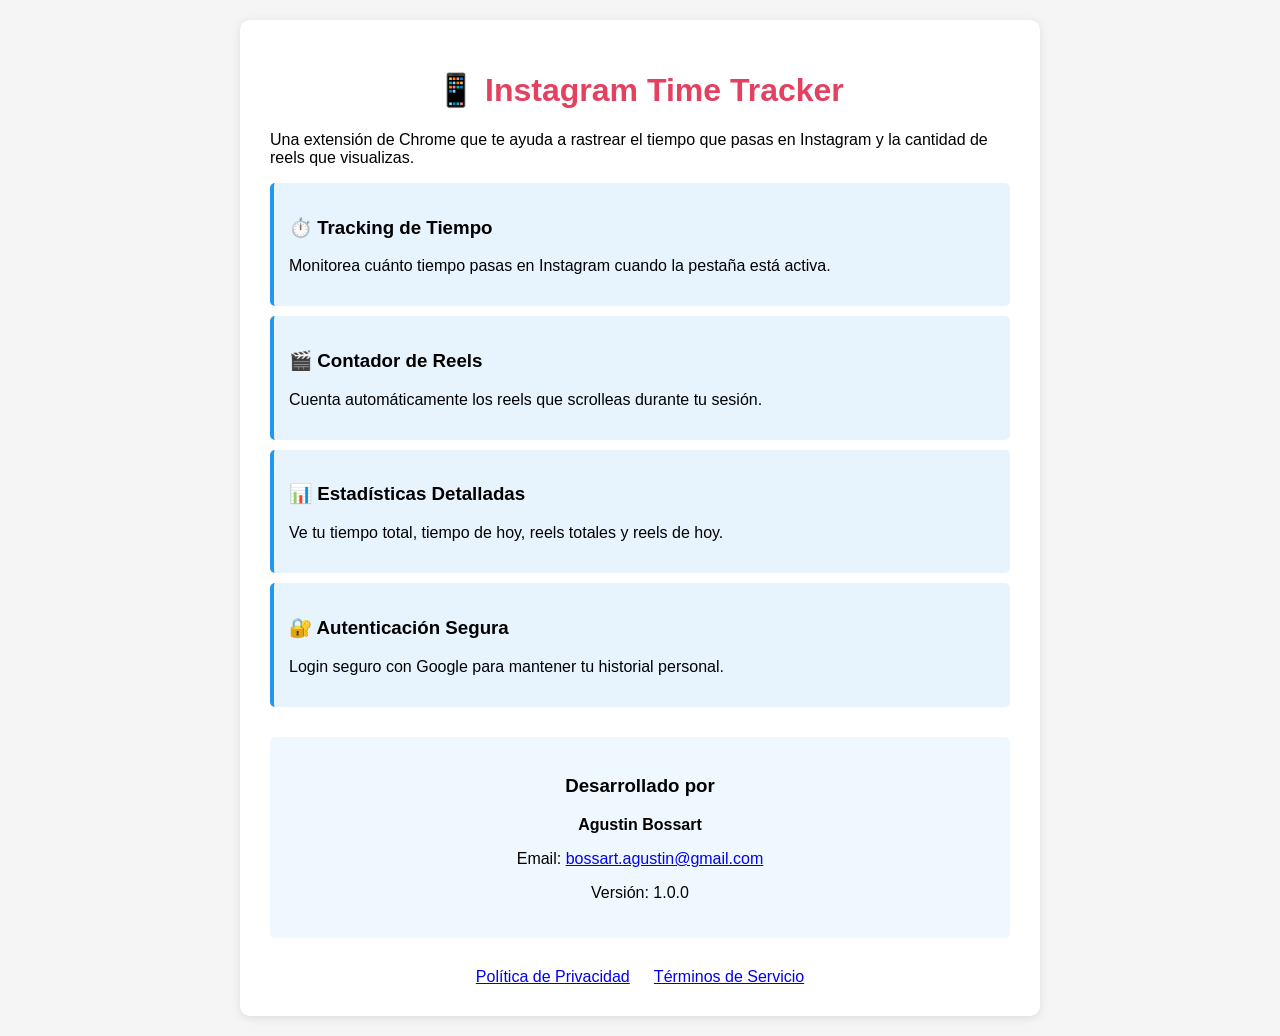
<file: web-pages/index.html>
<!DOCTYPE html>
<html lang="es">
<head>
    <meta charset="UTF-8">
    <meta name="viewport" content="width=device-width, initial-scale=1.0">
    <title>Instagram Time Tracker</title>
    <style>
        body {
            font-family: Arial, sans-serif;
            max-width: 800px;
            margin: 0 auto;
            padding: 20px;
            background: #f5f5f5;
        }
        .container {
            background: white;
            padding: 30px;
            border-radius: 10px;
            box-shadow: 0 2px 10px rgba(0,0,0,0.1);
        }
        h1 {
            color: #E4405F;
            text-align: center;
        }
        .feature {
            background: #e8f4fd;
            padding: 15px;
            margin: 10px 0;
            border-radius: 5px;
            border-left: 4px solid #2196F3;
        }
        .contact {
            background: #f0f8ff;
            padding: 20px;
            border-radius: 5px;
            text-align: center;
            margin-top: 30px;
        }
    </style>
</head>
<body>
    <div class="container">
        <h1>📱 Instagram Time Tracker</h1>
        
        <p>Una extensión de Chrome que te ayuda a rastrear el tiempo que pasas en Instagram y la cantidad de reels que visualizas.</p>
        
        <div class="feature">
            <h3>⏱️ Tracking de Tiempo</h3>
            <p>Monitorea cuánto tiempo pasas en Instagram cuando la pestaña está activa.</p>
        </div>
        
        <div class="feature">
            <h3>🎬 Contador de Reels</h3>
            <p>Cuenta automáticamente los reels que scrolleas durante tu sesión.</p>
        </div>
        
        <div class="feature">
            <h3>📊 Estadísticas Detalladas</h3>
            <p>Ve tu tiempo total, tiempo de hoy, reels totales y reels de hoy.</p>
        </div>
        
        <div class="feature">
            <h3>🔐 Autenticación Segura</h3>
            <p>Login seguro con Google para mantener tu historial personal.</p>
        </div>
        
        <div class="contact">
            <h3>Desarrollado por</h3>
            <p><strong>Agustin Bossart</strong></p>
            <p>Email: <a href="mailto:bossart.agustin@gmail.com">bossart.agustin@gmail.com</a></p>
            <p>Versión: 1.0.0</p>
        </div>
        
        <div style="text-align: center; margin-top: 30px;">
            <a href="privacy.html" style="margin-right: 20px;">Política de Privacidad</a>
            <a href="terms.html">Términos de Servicio</a>
        </div>
    </div>
</body>
</html>
</file>
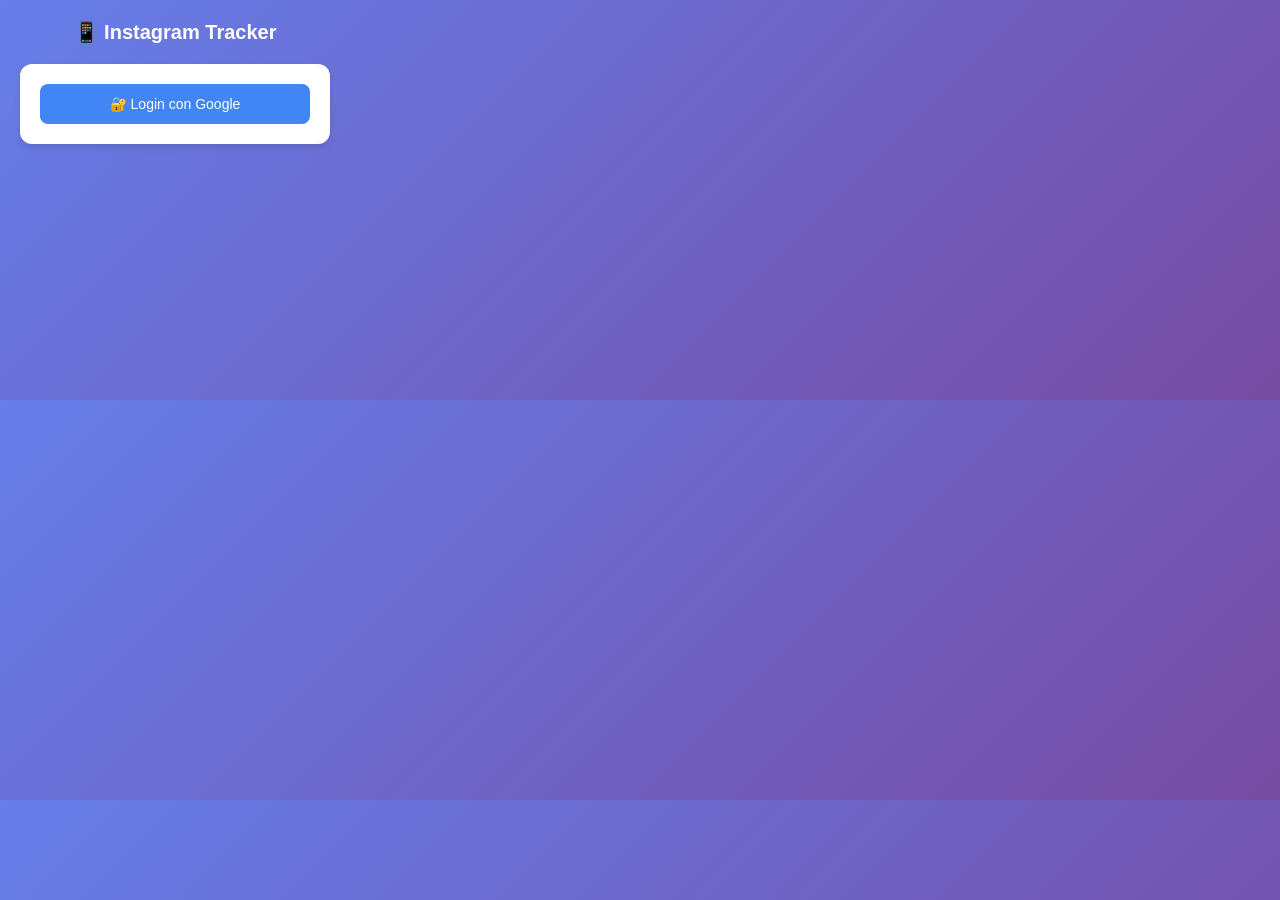
<file: popup.html>
<!DOCTYPE html>
<html lang="es">
<head>
    <meta charset="UTF-8">
    <meta name="viewport" content="width=device-width, initial-scale=1.0">
    <title>Instagram Time Tracker</title>
    <link rel="stylesheet" href="popup.css">
</head>
<body>
    <div class="container">
        <header>
            <h1>📱 Instagram Tracker</h1>
        </header>
        
        <div id="login-section" class="section">
            <button id="login-btn" class="btn btn-primary">
                🔐 Login con Google
            </button>
        </div>
        
        <div id="stats-section" class="section hidden">
            <div class="user-info">
                <span id="user-email"></span>
                <button id="logout-btn" class="btn btn-secondary">Logout</button>
            </div>
            
            <div class="stats-grid">
                <div class="stat-card">
                    <div class="stat-icon">⏱️</div>
                    <div class="stat-content">
                        <div class="stat-label">Tiempo Total</div>
                        <div id="total-time" class="stat-value">0h 0m</div>
                    </div>
                </div>
                
                <div class="stat-card">
                    <div class="stat-icon">📅</div>
                    <div class="stat-content">
                        <div class="stat-label">Tiempo Hoy</div>
                        <div id="today-time" class="stat-value">0h 0m</div>
                    </div>
                </div>
                
                <div class="stat-card">
                    <div class="stat-icon">🎬</div>
                    <div class="stat-content">
                        <div class="stat-label">Reels Total</div>
                        <div id="total-reels" class="stat-value">0</div>
                    </div>
                </div>
                
                <div class="stat-card">
                    <div class="stat-icon">📊</div>
                    <div class="stat-content">
                        <div class="stat-label">Reels Hoy</div>
                        <div id="today-reels" class="stat-value">0</div>
                    </div>
                </div>
            </div>
            
            <div class="current-session">
                <div class="session-label">Sesión Actual:</div>
                <div id="current-session-time" class="session-time">0m 0s</div>
            </div>
            
            <div class="actions-section">
                <button id="reset-btn" class="btn btn-reset">🗑️ Reset Stats</button>
            </div>
        </div>
        
        <div id="loading" class="loading hidden">
            <div class="spinner"></div>
            <div>Cargando...</div>
        </div>
    </div>
    
    <script src="firebase/firebase-app.js"></script>
    <script src="firebase-config.js"></script>
    <script src="popup.js"></script>
</body>
</html>
</file>
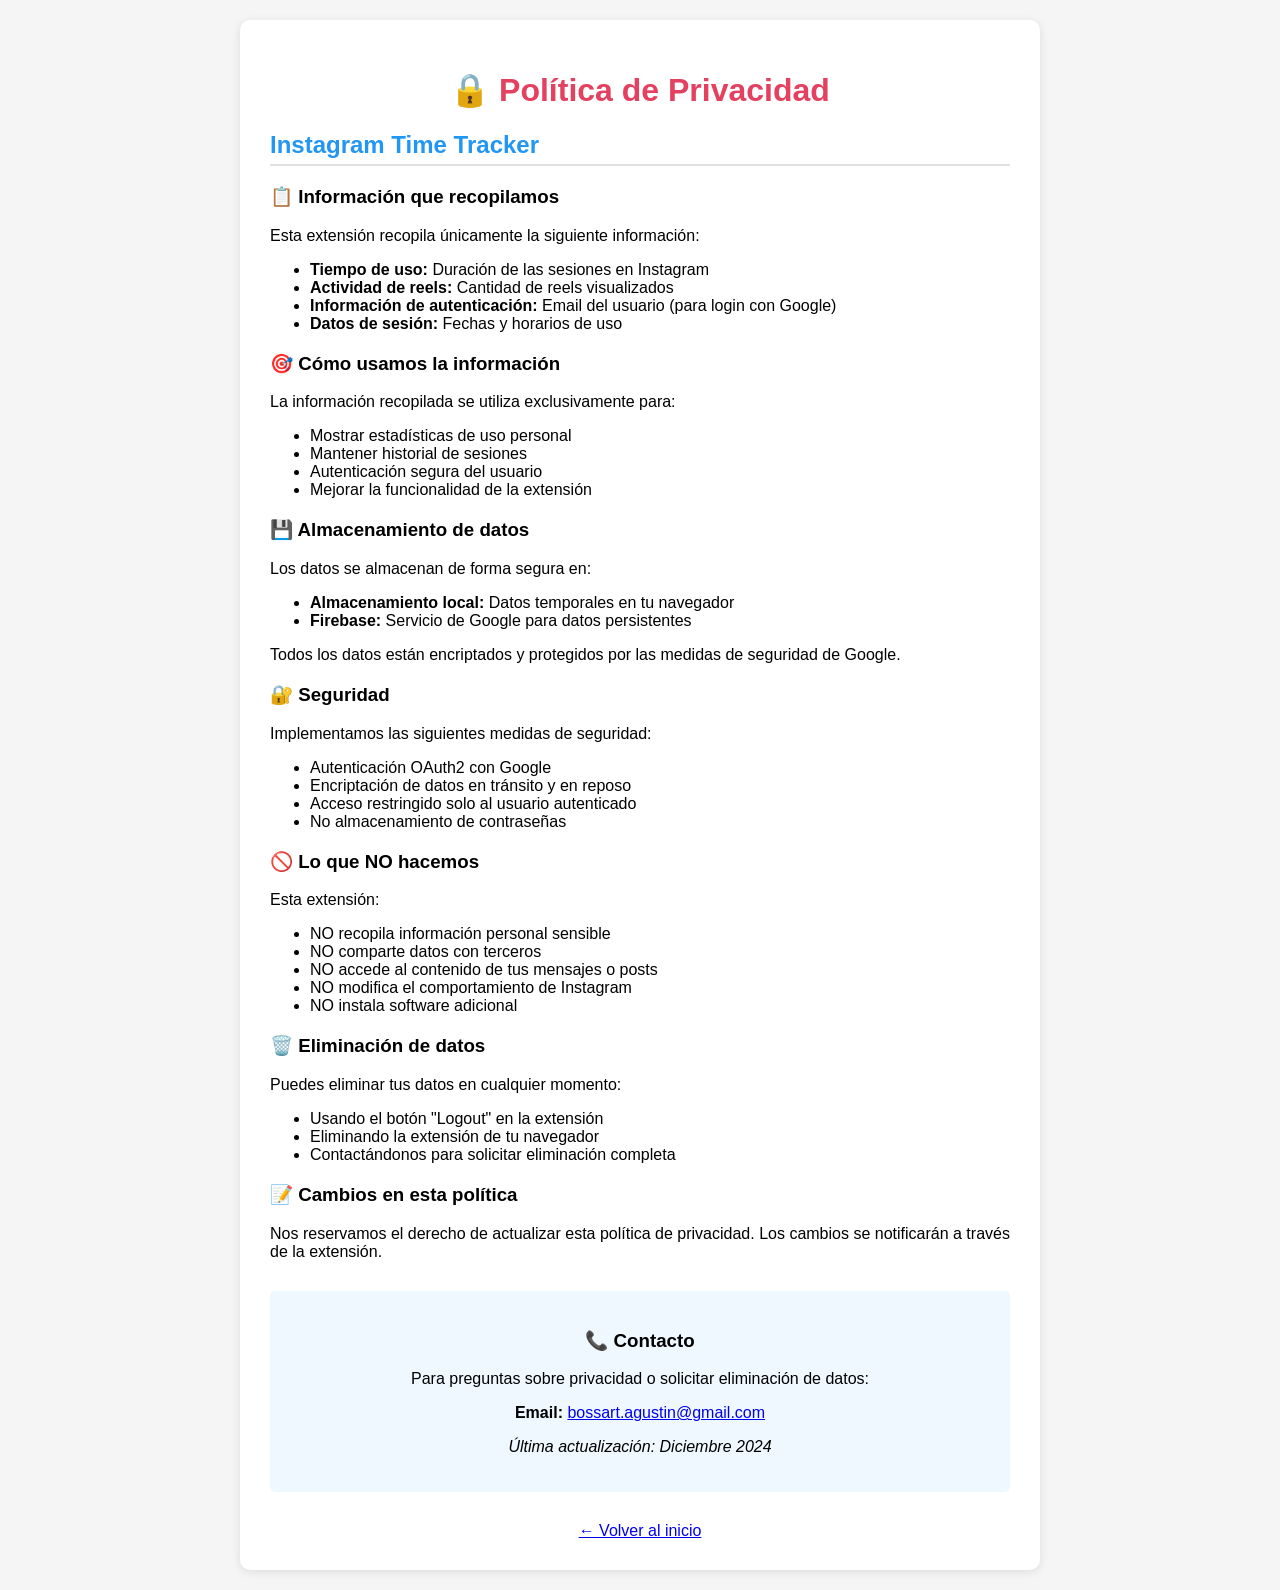
<file: web-pages/privacy.html>
<!DOCTYPE html>
<html lang="es">
<head>
    <meta charset="UTF-8">
    <meta name="viewport" content="width=device-width, initial-scale=1.0">
    <title>Política de Privacidad - Instagram Time Tracker</title>
    <style>
        body {
            font-family: Arial, sans-serif;
            max-width: 800px;
            margin: 0 auto;
            padding: 20px;
            background: #f5f5f5;
        }
        .container {
            background: white;
            padding: 30px;
            border-radius: 10px;
            box-shadow: 0 2px 10px rgba(0,0,0,0.1);
        }
        h1 {
            color: #E4405F;
            text-align: center;
        }
        h2 {
            color: #2196F3;
            border-bottom: 2px solid #e0e0e0;
            padding-bottom: 5px;
        }
        .section {
            margin: 20px 0;
        }
        .contact {
            background: #f0f8ff;
            padding: 20px;
            border-radius: 5px;
            text-align: center;
            margin-top: 30px;
        }
    </style>
</head>
<body>
    <div class="container">
        <h1>🔒 Política de Privacidad</h1>
        <h2>Instagram Time Tracker</h2>
        
        <div class="section">
            <h3>📋 Información que recopilamos</h3>
            <p>Esta extensión recopila únicamente la siguiente información:</p>
            <ul>
                <li><strong>Tiempo de uso:</strong> Duración de las sesiones en Instagram</li>
                <li><strong>Actividad de reels:</strong> Cantidad de reels visualizados</li>
                <li><strong>Información de autenticación:</strong> Email del usuario (para login con Google)</li>
                <li><strong>Datos de sesión:</strong> Fechas y horarios de uso</li>
            </ul>
        </div>
        
        <div class="section">
            <h3>🎯 Cómo usamos la información</h3>
            <p>La información recopilada se utiliza exclusivamente para:</p>
            <ul>
                <li>Mostrar estadísticas de uso personal</li>
                <li>Mantener historial de sesiones</li>
                <li>Autenticación segura del usuario</li>
                <li>Mejorar la funcionalidad de la extensión</li>
            </ul>
        </div>
        
        <div class="section">
            <h3>💾 Almacenamiento de datos</h3>
            <p>Los datos se almacenan de forma segura en:</p>
            <ul>
                <li><strong>Almacenamiento local:</strong> Datos temporales en tu navegador</li>
                <li><strong>Firebase:</strong> Servicio de Google para datos persistentes</li>
            </ul>
            <p>Todos los datos están encriptados y protegidos por las medidas de seguridad de Google.</p>
        </div>
        
        <div class="section">
            <h3>🔐 Seguridad</h3>
            <p>Implementamos las siguientes medidas de seguridad:</p>
            <ul>
                <li>Autenticación OAuth2 con Google</li>
                <li>Encriptación de datos en tránsito y en reposo</li>
                <li>Acceso restringido solo al usuario autenticado</li>
                <li>No almacenamiento de contraseñas</li>
            </ul>
        </div>
        
        <div class="section">
            <h3>🚫 Lo que NO hacemos</h3>
            <p>Esta extensión:</p>
            <ul>
                <li>NO recopila información personal sensible</li>
                <li>NO comparte datos con terceros</li>
                <li>NO accede al contenido de tus mensajes o posts</li>
                <li>NO modifica el comportamiento de Instagram</li>
                <li>NO instala software adicional</li>
            </ul>
        </div>
        
        <div class="section">
            <h3>🗑️ Eliminación de datos</h3>
            <p>Puedes eliminar tus datos en cualquier momento:</p>
            <ul>
                <li>Usando el botón "Logout" en la extensión</li>
                <li>Eliminando la extensión de tu navegador</li>
                <li>Contactándonos para solicitar eliminación completa</li>
            </ul>
        </div>
        
        <div class="section">
            <h3>📝 Cambios en esta política</h3>
            <p>Nos reservamos el derecho de actualizar esta política de privacidad. Los cambios se notificarán a través de la extensión.</p>
        </div>
        
        <div class="contact">
            <h3>📞 Contacto</h3>
            <p>Para preguntas sobre privacidad o solicitar eliminación de datos:</p>
            <p><strong>Email:</strong> <a href="mailto:bossart.agustin@gmail.com">bossart.agustin@gmail.com</a></p>
            <p><em>Última actualización: Diciembre 2024</em></p>
        </div>
        
        <div style="text-align: center; margin-top: 30px;">
            <a href="index.html">← Volver al inicio</a>
        </div>
    </div>
</body>
</html>
</file>
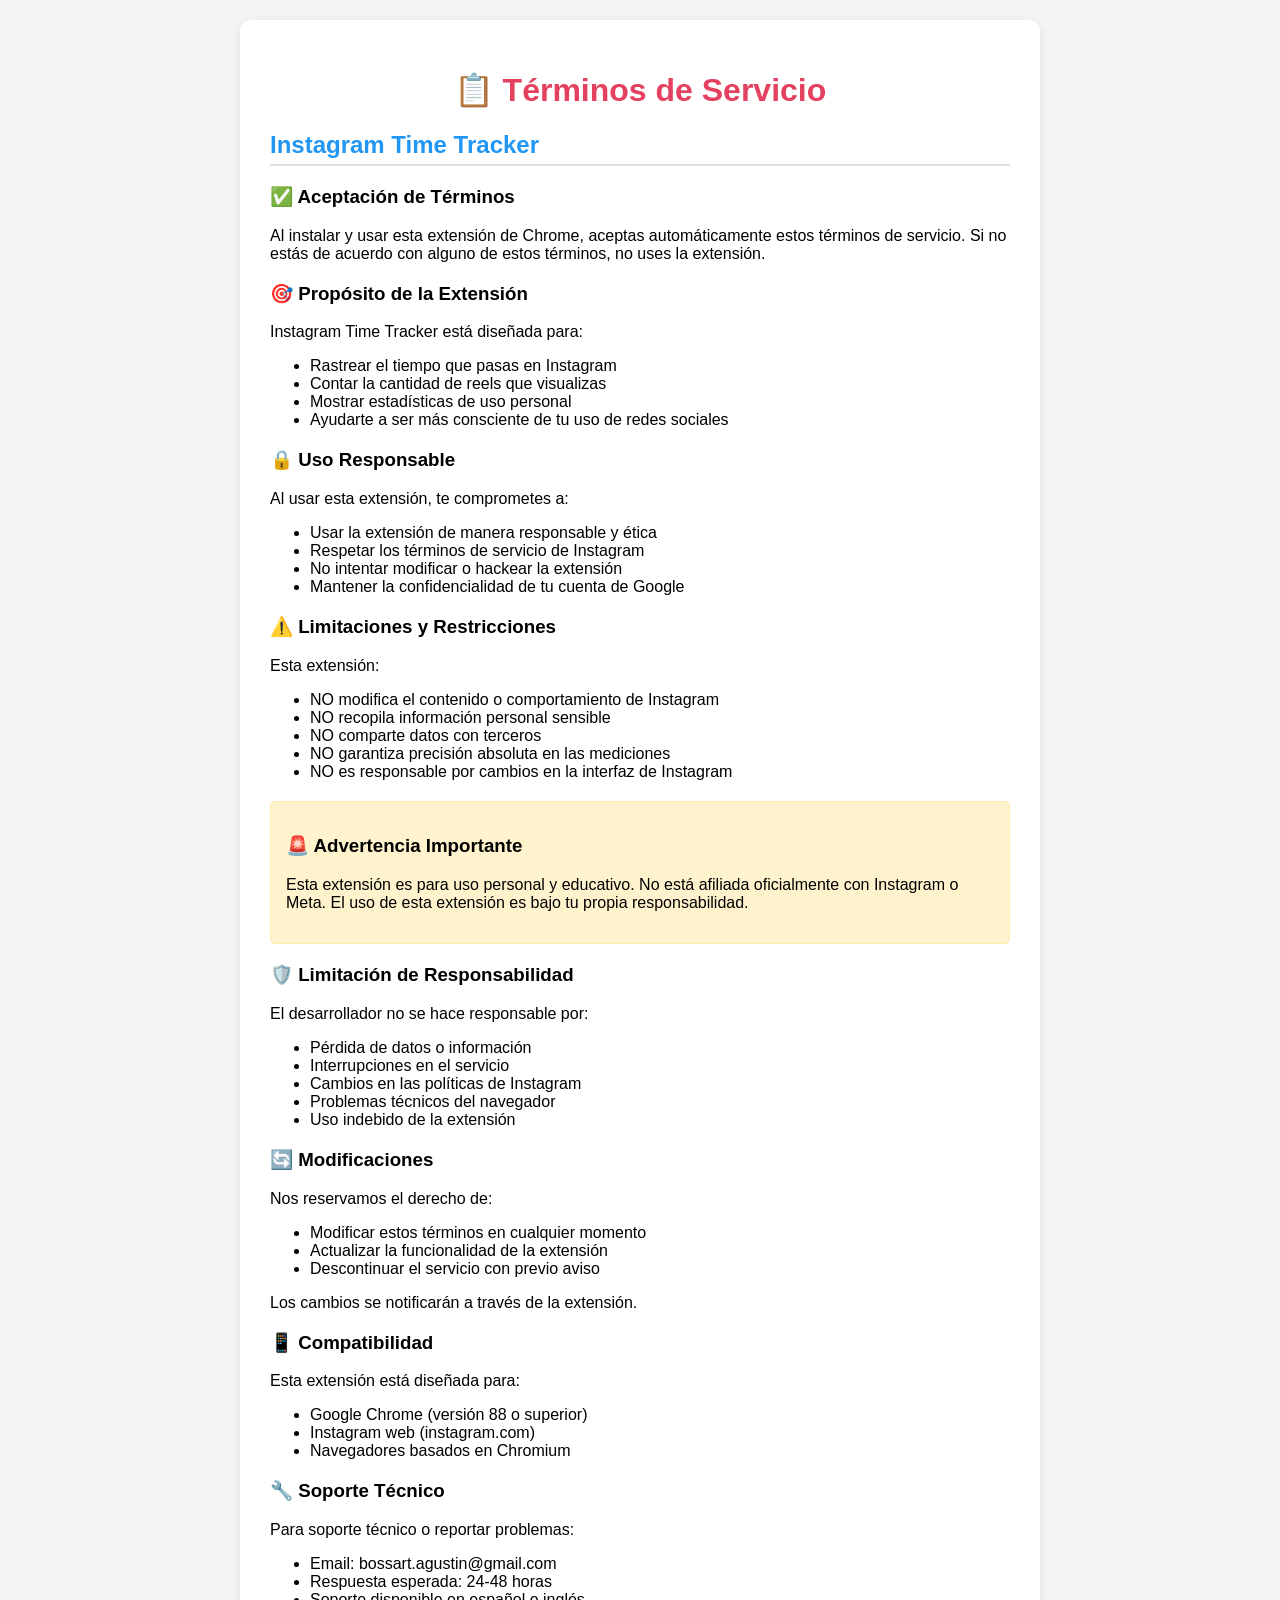
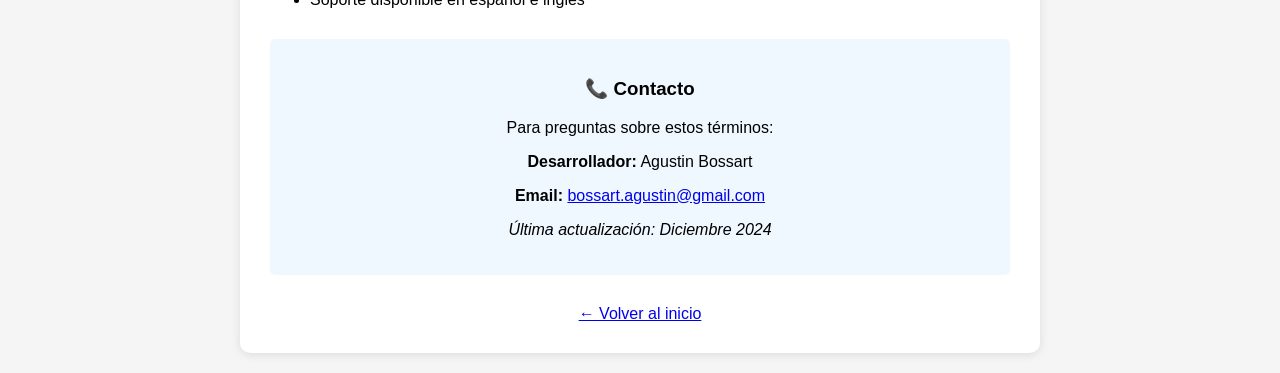
<file: web-pages/terms.html>
<!DOCTYPE html>
<html lang="es">
<head>
    <meta charset="UTF-8">
    <meta name="viewport" content="width=device-width, initial-scale=1.0">
    <title>Términos de Servicio - Instagram Time Tracker</title>
    <style>
        body {
            font-family: Arial, sans-serif;
            max-width: 800px;
            margin: 0 auto;
            padding: 20px;
            background: #f5f5f5;
        }
        .container {
            background: white;
            padding: 30px;
            border-radius: 10px;
            box-shadow: 0 2px 10px rgba(0,0,0,0.1);
        }
        h1 {
            color: #E4405F;
            text-align: center;
        }
        h2 {
            color: #2196F3;
            border-bottom: 2px solid #e0e0e0;
            padding-bottom: 5px;
        }
        .section {
            margin: 20px 0;
        }
        .contact {
            background: #f0f8ff;
            padding: 20px;
            border-radius: 5px;
            text-align: center;
            margin-top: 30px;
        }
        .warning {
            background: #fff3cd;
            border: 1px solid #ffeaa7;
            padding: 15px;
            border-radius: 5px;
            margin: 15px 0;
        }
    </style>
</head>
<body>
    <div class="container">
        <h1>📋 Términos de Servicio</h1>
        <h2>Instagram Time Tracker</h2>
        
        <div class="section">
            <h3>✅ Aceptación de Términos</h3>
            <p>Al instalar y usar esta extensión de Chrome, aceptas automáticamente estos términos de servicio. Si no estás de acuerdo con alguno de estos términos, no uses la extensión.</p>
        </div>
        
        <div class="section">
            <h3>🎯 Propósito de la Extensión</h3>
            <p>Instagram Time Tracker está diseñada para:</p>
            <ul>
                <li>Rastrear el tiempo que pasas en Instagram</li>
                <li>Contar la cantidad de reels que visualizas</li>
                <li>Mostrar estadísticas de uso personal</li>
                <li>Ayudarte a ser más consciente de tu uso de redes sociales</li>
            </ul>
        </div>
        
        <div class="section">
            <h3>🔒 Uso Responsable</h3>
            <p>Al usar esta extensión, te comprometes a:</p>
            <ul>
                <li>Usar la extensión de manera responsable y ética</li>
                <li>Respetar los términos de servicio de Instagram</li>
                <li>No intentar modificar o hackear la extensión</li>
                <li>Mantener la confidencialidad de tu cuenta de Google</li>
            </ul>
        </div>
        
        <div class="section">
            <h3>⚠️ Limitaciones y Restricciones</h3>
            <p>Esta extensión:</p>
            <ul>
                <li>NO modifica el contenido o comportamiento de Instagram</li>
                <li>NO recopila información personal sensible</li>
                <li>NO comparte datos con terceros</li>
                <li>NO garantiza precisión absoluta en las mediciones</li>
                <li>NO es responsable por cambios en la interfaz de Instagram</li>
            </ul>
        </div>
        
        <div class="warning">
            <h3>🚨 Advertencia Importante</h3>
            <p>Esta extensión es para uso personal y educativo. No está afiliada oficialmente con Instagram o Meta. El uso de esta extensión es bajo tu propia responsabilidad.</p>
        </div>
        
        <div class="section">
            <h3>🛡️ Limitación de Responsabilidad</h3>
            <p>El desarrollador no se hace responsable por:</p>
            <ul>
                <li>Pérdida de datos o información</li>
                <li>Interrupciones en el servicio</li>
                <li>Cambios en las políticas de Instagram</li>
                <li>Problemas técnicos del navegador</li>
                <li>Uso indebido de la extensión</li>
            </ul>
        </div>
        
        <div class="section">
            <h3>🔄 Modificaciones</h3>
            <p>Nos reservamos el derecho de:</p>
            <ul>
                <li>Modificar estos términos en cualquier momento</li>
                <li>Actualizar la funcionalidad de la extensión</li>
                <li>Descontinuar el servicio con previo aviso</li>
            </ul>
            <p>Los cambios se notificarán a través de la extensión.</p>
        </div>
        
        <div class="section">
            <h3>📱 Compatibilidad</h3>
            <p>Esta extensión está diseñada para:</p>
            <ul>
                <li>Google Chrome (versión 88 o superior)</li>
                <li>Instagram web (instagram.com)</li>
                <li>Navegadores basados en Chromium</li>
            </ul>
        </div>
        
        <div class="section">
            <h3>🔧 Soporte Técnico</h3>
            <p>Para soporte técnico o reportar problemas:</p>
            <ul>
                <li>Email: bossart.agustin@gmail.com</li>
                <li>Respuesta esperada: 24-48 horas</li>
                <li>Soporte disponible en español e inglés</li>
            </ul>
        </div>
        
        <div class="contact">
            <h3>📞 Contacto</h3>
            <p>Para preguntas sobre estos términos:</p>
            <p><strong>Desarrollador:</strong> Agustin Bossart</p>
            <p><strong>Email:</strong> <a href="mailto:bossart.agustin@gmail.com">bossart.agustin@gmail.com</a></p>
            <p><em>Última actualización: Diciembre 2024</em></p>
        </div>
        
        <div style="text-align: center; margin-top: 30px;">
            <a href="index.html">← Volver al inicio</a>
        </div>
    </div>
</body>
</html>
</file>
<file: popup.css>
* {
    margin: 0;
    padding: 0;
    box-sizing: border-box;
}

body {
    width: 350px;
    min-height: 400px;
    font-family: -apple-system, BlinkMacSystemFont, 'Segoe UI', Roboto, sans-serif;
    background: linear-gradient(135deg, #667eea 0%, #764ba2 100%);
    color: #333;
}

.container {
    padding: 20px;
}

header {
    text-align: center;
    margin-bottom: 20px;
}

header h1 {
    color: white;
    font-size: 20px;
    font-weight: 600;
}

.section {
    background: white;
    border-radius: 12px;
    padding: 20px;
    box-shadow: 0 4px 6px rgba(0, 0, 0, 0.1);
    margin-bottom: 15px;
}

.hidden {
    display: none !important;
}

.btn {
    width: 100%;
    padding: 12px 16px;
    border: none;
    border-radius: 8px;
    font-size: 14px;
    font-weight: 500;
    cursor: pointer;
    transition: all 0.2s ease;
}

.btn-primary {
    background: #4285f4;
    color: white;
}

.btn-primary:hover {
    background: #3367d6;
    transform: translateY(-1px);
}

.btn-secondary {
    background: #f1f3f4;
    color: #5f6368;
    font-size: 12px;
    padding: 8px 12px;
    width: auto;
}

.btn-secondary:hover {
    background: #e8eaed;
}

.user-info {
    display: flex;
    justify-content: space-between;
    align-items: center;
    margin-bottom: 20px;
    padding-bottom: 15px;
    border-bottom: 1px solid #e8eaed;
}

#user-email {
    font-size: 14px;
    color: #5f6368;
    font-weight: 500;
}

.stats-grid {
    display: grid;
    grid-template-columns: 1fr 1fr;
    gap: 12px;
    margin-bottom: 20px;
}

.stat-card {
    background: #f8f9fa;
    border-radius: 8px;
    padding: 16px;
    display: flex;
    align-items: center;
    gap: 12px;
}

.stat-icon {
    font-size: 24px;
    width: 40px;
    height: 40px;
    display: flex;
    align-items: center;
    justify-content: center;
    background: white;
    border-radius: 8px;
    box-shadow: 0 2px 4px rgba(0, 0, 0, 0.1);
}

.stat-content {
    flex: 1;
}

.stat-label {
    font-size: 12px;
    color: #5f6368;
    margin-bottom: 4px;
}

.stat-value {
    font-size: 16px;
    font-weight: 600;
    color: #1a73e8;
}

.current-session {
    background: #e8f0fe;
    border-radius: 8px;
    padding: 16px;
    text-align: center;
}

.session-label {
    font-size: 12px;
    color: #5f6368;
    margin-bottom: 8px;
}

.session-time {
    font-size: 24px;
    font-weight: 700;
    color: #1a73e8;
}

.loading {
    text-align: center;
    color: white;
    padding: 40px 20px;
}

.spinner {
    width: 32px;
    height: 32px;
    border: 3px solid rgba(255, 255, 255, 0.3);
    border-top: 3px solid white;
    border-radius: 50%;
    animation: spin 1s linear infinite;
    margin: 0 auto 16px;
}

@keyframes spin {
    0% { transform: rotate(0deg); }
    100% { transform: rotate(360deg); }
}


.btn-reset {
    background: #dc3545;
    color: white;
    font-size: 12px;
    padding: 8px 12px;
    margin-top: 10px;
    margin-left: 10px;
}

.btn-reset:hover {
    background: #c82333;
}


.actions-section {
    text-align: center;
    margin-top: 15px;
}

/* Responsive adjustments */
@media (max-width: 400px) {
    body {
        width: 320px;
    }
    
    .stats-grid {
        grid-template-columns: 1fr;
    }
}
</file>
